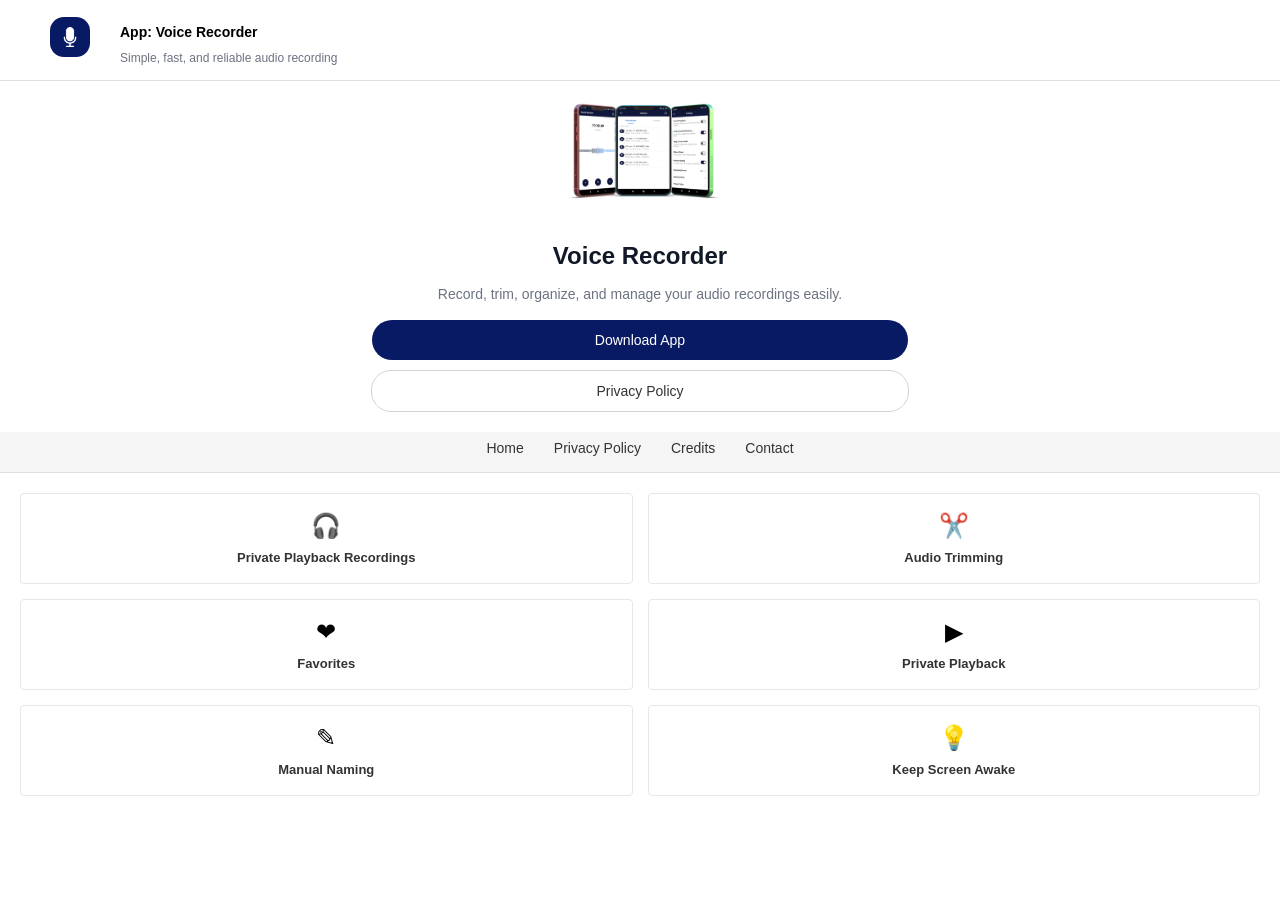
<file: index.html>
<!DOCTYPE html>
<html>
  <head>
	
	<meta name="viewport"
    content="width=device-width, initial-scale=1.0">

    <link href="css/styles.css" rel="stylesheet">
  </head>
  <body>

	
	<div class="topBar">

	  <div class="iconCard">
		
	 <img src="images/micIcon.png" class="appIcon">
	   
	  </div>
	  
   <div class="titleBox">
	 
	  <h1 class="headerTitle">
		App: Voice Recorder
	  </h1>
	  
	 <p class="headerSubtitle">
     Simple, fast, and reliable audio recording
	 </p> 
   </div> 
	</div>
	
	<div class="imageBannerBar">

	  <div class="phoneSection">
        <img src="images/threePhones.png" class="appBannerIcon">
	  </div>

	  <div class="bannerTextSection">

        <h2 class="bannerTitle">
		  Voice Recorder
        </h2>

        <p class="bannerDescription">
		  Record, trim, organize, and manage
		  your audio recordings easily.
        </p>

        <div class="bannerButtons">
		  <a href="#" class="downloadBtn">Download App</a>
		  <a href="privacy.html" class="privacyBtn">
			Privacy Policy
		  </a>
        </div>

	  </div>

	</div>
	
	
	<div class="middleTopBar">

	  <div class="navigationSection">

        <a href="index.html" class="homeTab">Home</a>

        <a href="privacy.html" class="privacyTab">
		  Privacy Policy
        </a>

        <a href="credits.html" class="creditTab">
		  Credits
        </a>

        <a href="contact.html" class="contactTab">
		  Contact
        </a>

	  </div>
	 
	</div>
	
	
	<div class="featuresSection">

	  <div class="featureCard1">
		<div class="featureMicIcon">🎧</div>
		<p class="featureTitle1">Private Playback Recordings</p>
	  </div>

	  <div class="featureCard2">
		<div class="featureTrimmingIcon">✂️</div>
		<p class="featureTitle2">Audio Trimming</p>
	  </div>

	  <div class="featureCard3">
		<div class="featureFavoriteIcon">❤</div>
		<p class="featureTitle3">Favorites</p>
	  </div>

	  <div class="featureCard4">
		<div class="featurePrivatePlayBackIcon">▶</div>
		<p class="featureTitle4">Private Playback</p>
	  </div>

	  <div class="featureCard5">
		<div class="featureManualIcon">✎</div>
		<p class="featureTitle5">Manual Naming</p>
	  </div>

	  <div class="featureCard6">
		<div class="featureKeepScreenAwakeIcon">💡</div>
		<p class="featureTitle6">Keep Screen Awake</p>
	  </div>

	</div>
	
	
	
	
	


  </body>
</html>
</file>
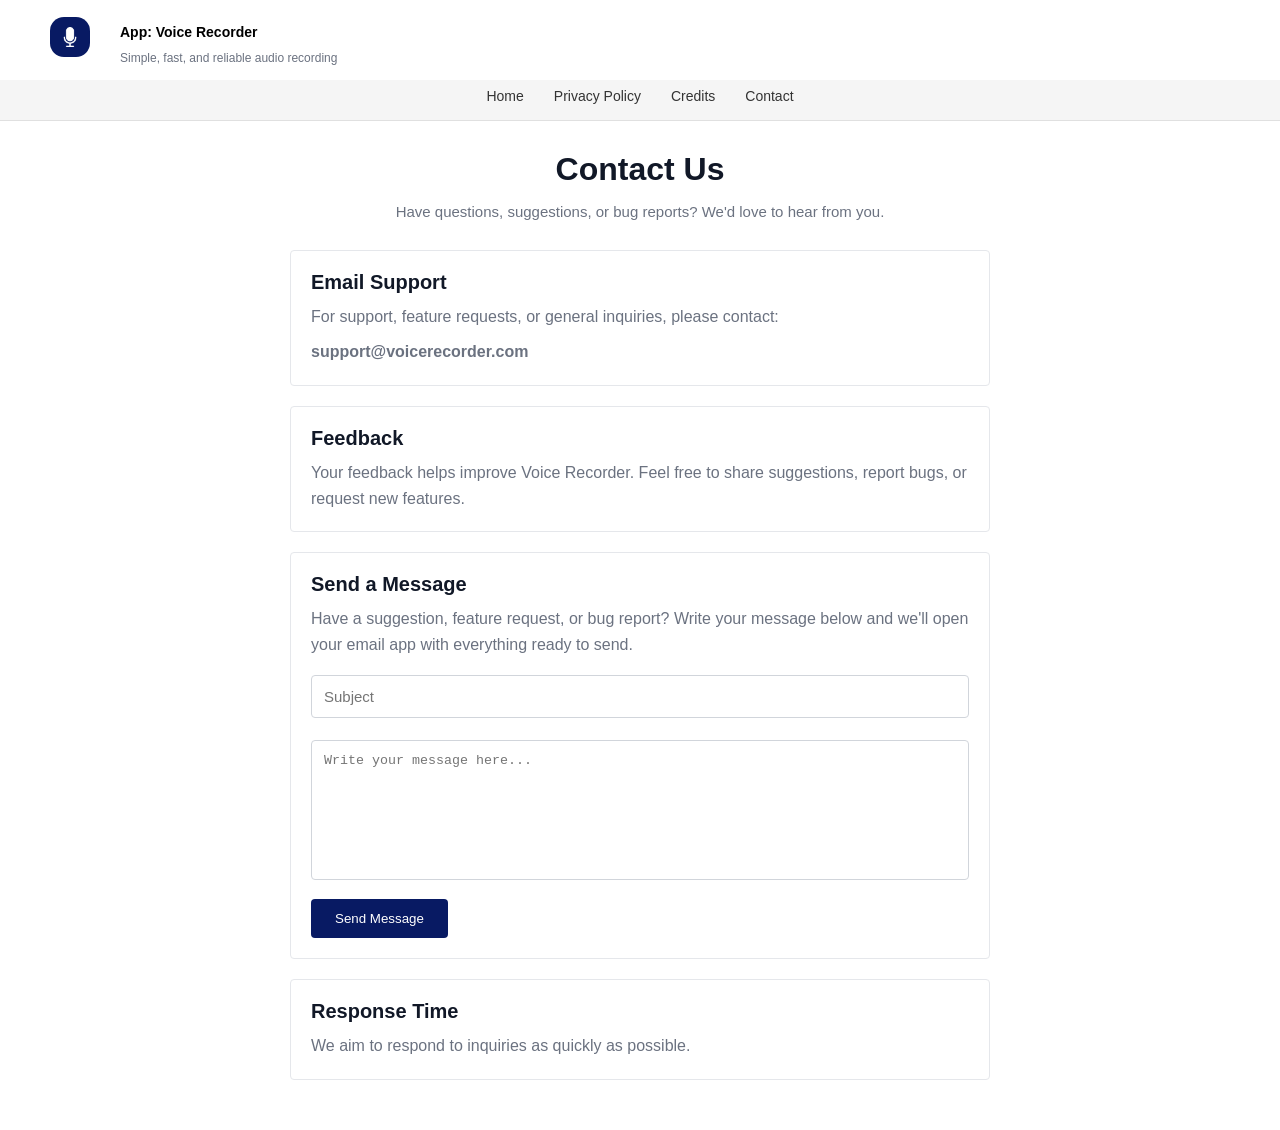
<file: contact.html>
<!DOCTYPE html>
<html>
  <head>

	<meta name="viewport"
	  content="width=device-width, initial-scale=1.0">

    <link href="css/contact.css" rel="stylesheet">
  </head>
  <body>


	<div class="topBar">

	  <div class="iconCard">

		<img src="images/micIcon.png" class="appIcon">

	  </div>

	  <div class="titleBox">

		<h1 class="headerTitle">
		  App: Voice Recorder
		</h1>

		<p class="headerSubtitle">
		  Simple, fast, and reliable audio recording
		</p> 
	  </div> 
	</div>


	<div class="middleTopBar">

	  <div class="navigationSection">

        <a href="index.html" class="homeTab">Home</a>

        <a href="privacy.html" class="privacyTab">
		  Privacy Policy
        </a>

        <a href="credits.html" class="creditTab">
		  Credits
        </a>

        <a href="contact.html" class="contactTab">
		  Contact
        </a>

	  </div>

	</div>
	
	
	<div class="contactContainer">

	  <h1 class="contactTitle">
        Contact Us
	  </h1>

	  <p class="contactSubtitle">
        Have questions, suggestions, or bug reports?
        We'd love to hear from you.
	  </p>

	  <div class="contactCard">

        <h2>Email Support</h2>

        <p>
		  For support, feature requests, or general
		  inquiries, please contact:
        </p>

        <p class="contactEmail">
		  support@voicerecorder.com
        </p>

	  </div>

	  <div class="contactCard">

        <h2>Feedback</h2>

        <p>
		  Your feedback helps improve Voice Recorder.
		  Feel free to share suggestions, report bugs,
		  or request new features.
        </p>

	  </div>
	  
	  
	  
	  <div class="contactCard">

		<h2>Send a Message</h2>

		<p>
		  Have a suggestion, feature request, or bug report?
		  Write your message below and we'll open your email
		  app with everything ready to send.
		</p>

		<input
		  type="text"
		  id="subject"
		  class="feedbackInput"
		  placeholder="Subject">

		<textarea
		  id="message"
		  class="feedbackBox"
		  placeholder="Write your message here..."></textarea>

		<button
		  class="submitBtn"
		  onclick="sendMail()">
		  Send Message
		</button>

	  </div>
	  
	  
	  <div class="contactCard">

        <h2>Response Time</h2>

        <p>
		  We aim to respond to inquiries as quickly
		  as possible.
        </p>

	  </div>
	</div>
	
	
	
<script>

function sendMail(){

var subject =
document.getElementById("subject").value;

var message =
document.getElementById("message").value;

window.location.href =
"mailto:shaikhazad936@gmail.com"
+ "?subject=" + encodeURIComponent(subject)
+ "&body=" + encodeURIComponent(message);

}

</script>
	

  </body>
</html>
</file>
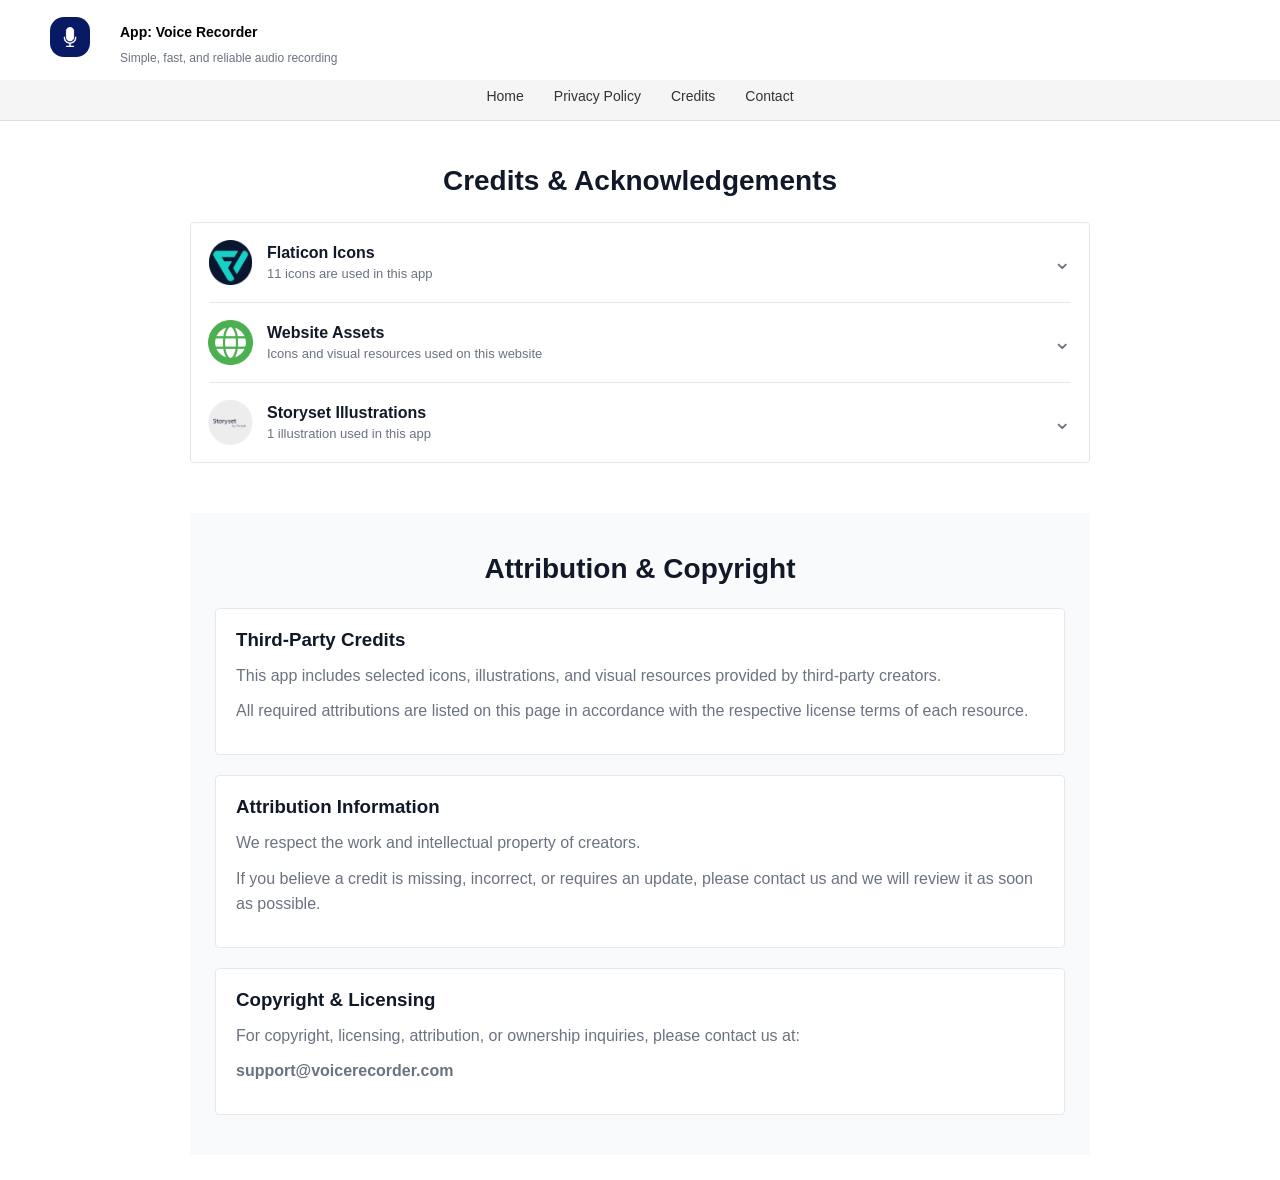
<file: credits.html>
<!DOCTYPE html>
<html>
  <head>

	<meta name="viewport"
      content="width=device-width, initial-scale=1.0">

	<link href="css/credits.css" rel="stylesheet">

  </head><body><div class="topBar">

	  <div class="iconCard">

        <img src="images/micIcon.png" class="appIcon">

	  </div>

	  <div class="titleBox">

        <h1 class="headerTitle">
		  App: Voice Recorder
        </h1>

        <p class="headerSubtitle">
		  Simple, fast, and reliable audio recording
        </p>

	  </div>

	</div>

	<div class="middleTopBar">

	  <div class="navigationSection">

        <a href="index.html" class="homeTab">Home</a>

        <a href="privacy.html" class="privacyTab">
		  Privacy Policy
        </a>

        <a href="credits.html" class="creditTab">
		  Credits
        </a>

        <a href="contact.html" class="contactTab">
		  Contact
        </a>

	  </div>

	</div>
	
	
	<div class="creditsContainer">
	  
   <h1 class="creditsTitle">
	 Credits &
	 Acknowledgements
   </h1> 
   
  <div class="creditsCard">
		
 <div class="flaticonCreditItem" onclick="toggleCreators()">
 <div class="flaticonCreditInfo">
<div class="flaticonIconCreators">
 
 <img src="images/flaticonIconsWeb.png" class="flaticonWebImage">
  
</div>

  <div class="flaticonHeader">
  <h3>Flaticon Icons</h3>
  <p>11 icons are used in this app</p>
  </div>
 </div>
 
   <div class="creditorsListOpenButton">⌄</div>
   
 </div>
 
 
	<div id="flaticonIconCreatorContainer"
	  class="flaticonIconCreatorContainer">
		
		<div class="creditItem">
		  <div class="creditInfo">
			
			<div class="creditCreator">
			
		  <a href="https://www.flaticon.com/free-icon/cutting_7483605" class="creditLink">
			<img src="images/trimIconCreatorImage.png" class="creatorImagePng"></a>
			
			  </div>

			<div class="creditText">
			  <h3>Audio Trim Icon</h3>
			  <p>Created by Orvipixel - Flaticon</p>
			</div>
		  </div>
		 
		  <a href="https://www.flaticon.com/free-icon/cutting_7483605" class="creditLink">↗</a>
		</div>
		
		
	<div class="creditItem">
	<div class="creditInfo">	
	<div class="creditCreator">
	  <a href= "https://www.flaticon.com/free-icon/mic_665909?term=mic&page=1&position=4&origin=search&related_id=665909" 
		class="creditLink"> <img src="images/micIconCreatorImage.png" class="creatorImagePng2"></a>
	</div>

	  <div class="creditText">
		<h3>Mic Recording Icon</h3>
		<p>Created by Maxim Basinski Premium - Flaticon</p>
	  </div>
	</div>

	  <a href= "https://www.flaticon.com/free-icon/mic_665909?term=mic&page=1&position=4&origin=search&related_id=665909 " class="creditLink">↗</a>
  </div>
  

  <div class="creditItem">
  <div class="creditInfo">
	<div class="creditCreator">
	  
  <a href= "https://www.flaticon.com/free-icon/check_32282?term=correct+sign&page=1&position=44&origin=search&related_id=32282"
	class="creditLink">  
	<img src="images/correctMarkIconCreatorImage.png" class="creatorImagePng3"></a>
	</div>
	
    <div class="creditText">
	  <h3>Correct Sign Icon</h3>
	  <p>Created by Freepik - Flaticon</p>
	</div>
  </div>
	<a href= "https://www.flaticon.com/free-icon/check_32282?term=correct+sign&page=1&position=44&origin=search&related_id=32282"
	  class="creditLink">↗</a>
  </div>
  

	  <div class="creditItem">
	  <div class="creditInfo">
	  <div class="creditCreator">
	 <a href= "https://www.flaticon.com/free-icon/menus_10486773?term=three+line+menus&page=1&position=3&origin=search&related_id=10486773"
	   class="creditLink">			
	 <img src="images/menuIconCreatorImage.png" class="creatorImagePng4"></a>
		</div>

	 <div class="creditText">
	  <h3>Three Line Menu Icon</h3>
	  <p>Created by See Icons - Flaticon</p>
	</div>
    </div>
	<a href= "https://www.flaticon.com/free-icon/menus_10486773?term=three+line+menus&page=1&position=3&origin=search&related_id=10486773"
	  class="creditLink">↗</a>
	</div>
	
	


	  <div class="creditItem">
	  <div class="creditInfo">
	  <div class="creditCreator">
	  <a href= "https://www.flaticon.com/free-icon/close_2976286?term=x&page=1&position=8&origin=search&related_id=2976286"
	  class="creditLink">		
	  <img src="images/xIconCreatorImage.png" class="creatorImagePng5"></a>
	  </div>

	 <div class="creditText">
	  <h3>X Icon</h3>
	   <p>Created by AriefStudio - Flaticon</p>
	   </div>
	   </div>
	  <a href="https://www.flaticon.com/free-icon/close_2976286?term=x&page=1&position=8&origin=search&related_id=2976286"
	   class=" creditLink">↗</a>

	  </div>
	  

	  <div class="creditItem">
		<div class="creditInfo">
		  <div class="creditCreator">
		  <a href="https://www.flaticon.com/free-icon/pause_9847130?term=pause+button&page=1&position=11&origin=search&related_id=9847130"
		  class=" creditLink">
	     <img src="images/pauseIconCreatorImage.png" class="creatorImagePng6"></a>
		  </div>

		  <div class="creditText">
			<h3>Pause Button Icon</h3>
			<p>Created by Anggara - Flaticon</p>
		  </div>
		</div>
		
		<a href="https://www.flaticon.com/free-icon/pause_9847130?term=pause+button&page=1&position=11&origin=search&related_id=9847130"
	    class=" creditLink">↗</a>
		
	  </div>
	  
	  <div class="creditItem">
		<div class="creditInfo">
		  <div class="creditCreator">
			<a href="https://www.flaticon.com/free-icon/gear_1242494"
			  class=" creditLink">
			  <img src="images/correctMarkIconCreatorImage.png" class="creatorImagePng7"></a>
		  </div>

	    <div class="creditText">
		<h3>Settting Button Icon</h3>
		<p>Created by Freepik - Flaticon</p>
	    </div>
		</div>

	<a href="https://www.flaticon.com/free-icon/gear_1242494"
		  class=" creditLink">↗</a>

	  </div>
	  

	  <div class="creditItem">
		<div class="creditInfo">
		  <div class="creditCreator">
		<a href="https://www.flaticon.com/free-icon/top_3838680?term=arrow&page=2&position=94&origin=tag&related_id=3838680"
			  class=" creditLink">
			  <img src="images/arrowIconCreatorImage.png" class="creatorImagePng8"></a>
		  </div>

		  <div class="creditText">
			<h3>Arrow Icon</h3>
			<p>Created by IconKanan - Flaticon</p>
		  </div>
		</div>

	<a href="https://www.flaticon.com/free-icon/top_3838680?term=arrow&page=2&position=94&origin=tag&related_id=3838680"  
		  class=" creditLink">↗</a>

	  </div>
	  
	  <div class="creditItem">
		<div class="creditInfo">
		  <div class="creditCreator">
		 <a href="https://www.flaticon.com/free-icon/search_8669664?term=search+button&page=1&position=3&origin=search&related_id=8669664"
			  class=" creditLink">
			  
			  <img src="images/searchIconCreatorImage.png" class="creatorImagePng9"></a>
		  </div>

		  <div class="creditText">
			<h3>Search Icon</h3>
			<p>Created by KP Arts - Flaticon</p>
		  </div>
		</div>

		<a href="https://www.flaticon.com/free-icon/search_8669664?term=search+button&page=1&position=3&origin=search&related_id=8669664"
		  class=" creditLink">↗</a>

	  </div>  
	  
	  <div class="creditItem">
		<div class="creditInfo">
		  <div class="creditCreator">
			<a href="https://www.flaticon.com/free-icon/play-button-arrowhead_27223?term=play+button&page=1&position=1&origin=search&related_id=27223"
			  class=" creditLink">

		  <img src="images/correctMarkIconCreatorImage.png" class="creatorImagePng10"></a>
		  </div>

		  <div class="creditText">
			<h3>Play Button Icon</h3>
			<p>Created by Freepik - Flaticon</p>
		  </div>
		</div>

		<a href="https://www.flaticon.com/free-icon/play-button-arrowhead_27223?term=play+button&page=1&position=1&origin=search&related_id=27223"
		  class=" creditLink">↗</a>

	  </div>  
	  
	  <div class="creditItem">
		<div class="creditInfo">
		<div class="creditCreator">
		<a href="https://www.flaticon.com/free-icon/star_929495?term=star&page=1&position=5&origin=search&related_id=929495"
		 class="creditLink">
	  <img src="images/correctMarkIconCreatorImage.png" class="creatorImagePng11"></a>
		  </div>

		  <div class="creditText">
			<h3>Star Filled Icon</h3>
			<p>Created by Freepik - Flaticon</p>
		  </div>
		</div>

		<a href="https://www.flaticon.com/free-icon/star_929495?term=star&page=1&position=5&origin=search&related_id=929495"
		  class=" creditLink">↗</a>

	  </div>   
	</div>
  
	
	<!-- credit section 2 -->
	  
	<div class="section2Divider"></div>
		
	<div class="websiteCreditItem" onclick="toggleWebCreators()">
	  <div class="websiteCreditInfo">
		<div class="websiteIconCreators">

	  <img src="images/web1.png" class="websiteWebImage">
		</div>
		<div class="websiteHeader">
			<h3>Website Assets</h3>
			<p>Icons and visual resources used on this website</p>
		</div>
	  </div>
	  <div class="websiteListOpenButton">⌄</div>

	</div>

	<div id="websiteIconCreatorContainer"
	  class="websiteIconCreatorContainer">	
		
		<div class="creditItem2">
		  <div class="creditInfo2">
			<div class="creditCreator2">
			  
		<a href="https://www.flaticon.com/free-icon/web_3178285?term=web+world&page=1&position=24&origin=search&related_id=3178285"
		  class="creditLink2">
		  <img src="images/webIconCreatorImage.png" class="creatorImage"></a>
			</div>
			<div class="creditText2">
			  <h3>Web Internet Icon</h3>
			  <p>Created by UniconLabs - Flaticon</p>
			</div>
		  </div>
		  <a href="https://www.flaticon.com/free-icon/web_3178285?term=web+world&page=1&position=24&origin=search&related_id=3178285" class="creditLink2">↗</a>
		</div>
		
		
	  <div class="creditItem2">
		<div class="creditInfo2">
		  <div class="creditCreator2">

		<a href="https://deviceframes.com/templates/iphone-13"
		  class="creditLink2">
		  <img src="images/phoneIconCreatorImage.png" class="creatorImage2"></a>
		  </div>
		  <div class="creditText2">
			<h3>iPhone 3D Mockup Frame</h3>
			<p>Provided by DeviceFrames</p>
		  </div>
		</div>
	<a href="https://deviceframes.com/templates/iphone-13" class="creditLink2">↗</a>
	  </div>
	</div>
	
	
	
	<!--Credit Section 3-->
	  
	<div class="section3Divider"></div>

	<div class="storyCreditItem" onclick="toggleStoryCreators()">
	  <div class="storyCreditInfo">
		<div class="storyIconCreators">

		  <img src="images/handDrawnIconCreatorImage.png" class="storyWebImage">
		</div>
		<div class="storyHeader">
		  <h3>Storyset Illustrations</h3>
		  <p>1 illustration used in this app</p>
	  </div>
   </div>
	  
	  <div class="storySetListOpenButton">⌄</div>

	</div>

	<div id="storySetIconCreatorContainer"
	  class="storySetIconCreatorContainer">	

	  <div class="creditItem3">
		<div class="creditInfo3">
		  <div class="creditCreator3">

			<a href="https://www.flaticon.com/free-icon/web_3178285?term=web+world&page=1&position=24&origin=search&related_id=3178285"
			  class="creditLink3">
			  <img src="images/noDataIconCreatorImage.png" class="storyCreatorImage"></a>
		  </div>
		  <div class="creditText3">
			<h3>No Data</h3>
			<p>Illustration by Storyset (Freepik)</p>
		  </div>
		</div>
		<a href="https://storyset.com/illustration/no-data/cuate"
		  class="creditLink3">↗</a>
	  </div>
	
	</div>
	
	

		
  </div>
   
	  <section class="contactSection">

		<h2 class="contactTitle">
		  Attribution & Copyright
		</h2>

		<div class="contactCard">

		  <h3>Third-Party Credits</h3>

		  <p>
			This app includes selected icons, illustrations, and visual
			resources provided by third-party creators.
		  </p>

		  <p>
			All required attributions are listed on this page in accordance
			with the respective license terms of each resource.
		  </p>

		</div>

		<div class="contactCard">

		  <h3>Attribution Information</h3>

		  <p>
			We respect the work and intellectual property of creators.
		  </p>

		  <p>
			If you believe a credit is missing, incorrect, or requires an
			update, please contact us and we will review it as soon as
			possible.
		  </p>

		</div>

		<div class="contactCard">

		  <h3>Copyright & Licensing</h3>

		  <p>
			For copyright, licensing, attribution, or ownership inquiries,
			please contact us at:
		  </p>

		  <p class="supportEmail">
			support@voicerecorder.com
		  </p>

		</div>

	  </section>
	</div>
	
	
	
	
	

	<script>
	
 function toggleCreators(){

    var creators =
    document.getElementById("flaticonIconCreatorContainer");
	
	var arrow =
    document.querySelector(
    ".creditorsListOpenButton");
	
    creators.classList.toggle("open");
    arrow.classList.toggle("open");
	
	}
  </script>
  
  <script>
	
 function toggleWebCreators(){
 
 var creators2 =
	document.getElementById("websiteIconCreatorContainer");

	var arrow2 =
    document.querySelector(".websiteListOpenButton");
	
	creators2.classList.toggle("open2");
	arrow2.classList.toggle("open2");
  
 }
  </script>
  
  
  <script>
  function toggleStoryCreators(){
  
  var creators3 = 
  document.getElementById("storySetIconCreatorContainer");
  
  var arrow3 =
  document.querySelector(".storySetListOpenButton");
  
  creators3.classList.toggle("open3");
  arrow3.classList.toggle("open3");
  
  }
  </script>
  
	
	
	
  </body>
</html>
</file>
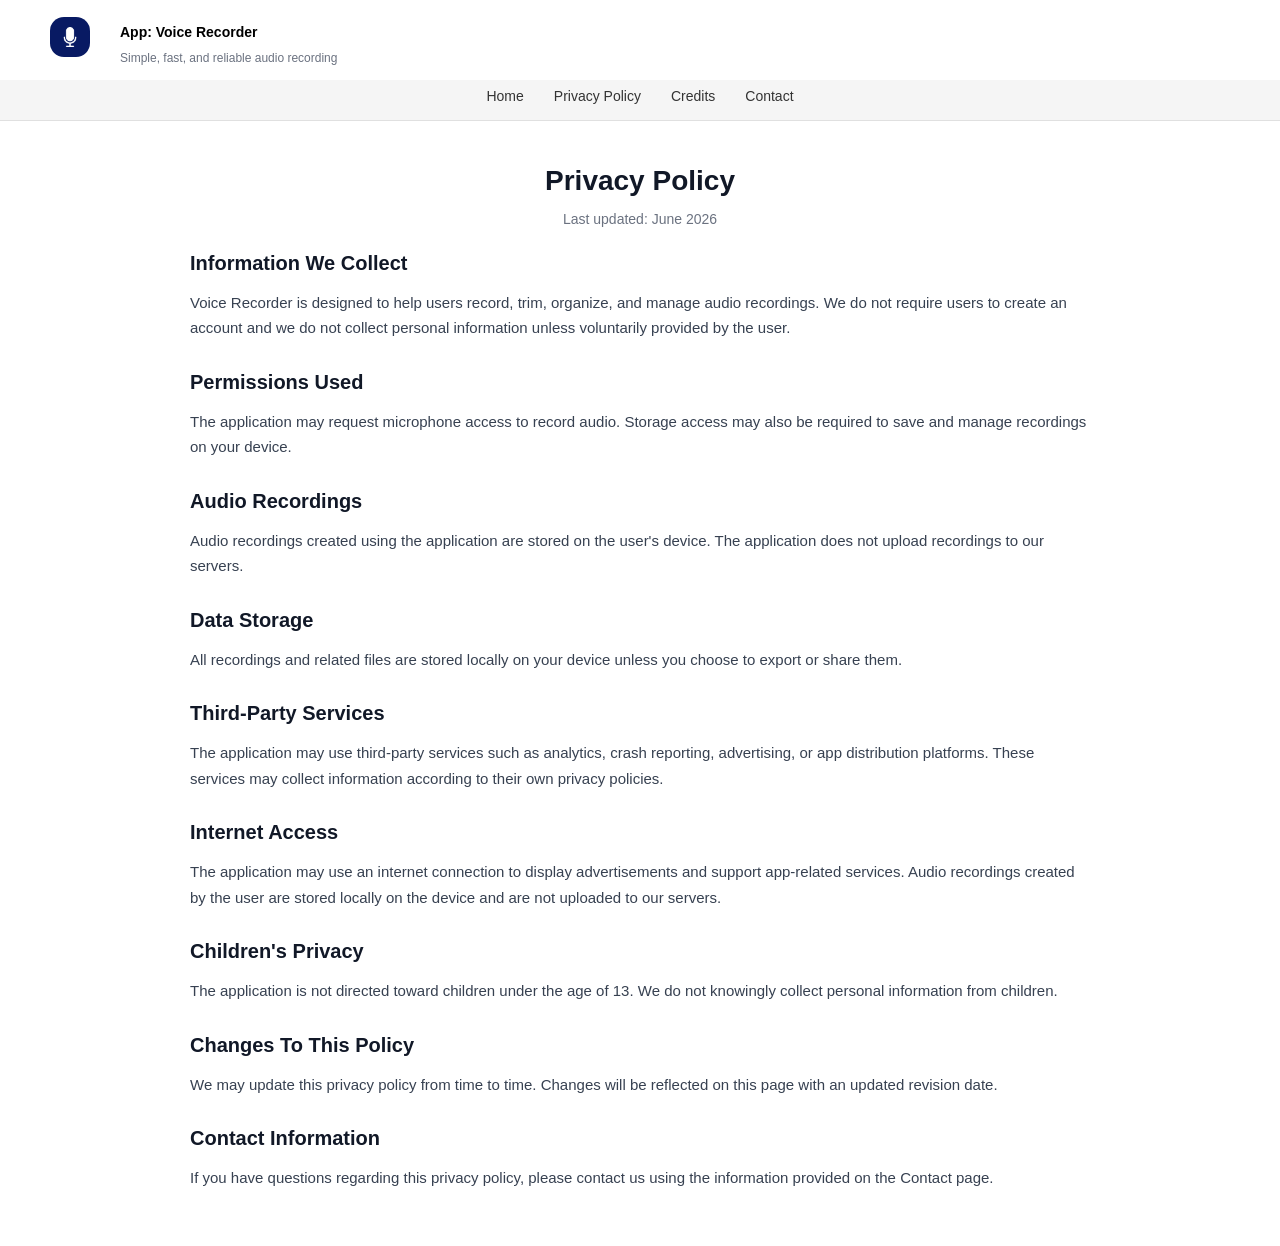
<file: privacy.html>
<!DOCTYPE html>
  <html>
  <head>
	  
	  <meta name="viewport"
      content="width=device-width, initial-scale=1.0">

	<link href="css/privacy.css" rel="stylesheet">

  </head><body><div class="topBar">

	  <div class="iconCard">

        <img src="images/micIcon.png" class="appIcon">

	  </div>

	  <div class="titleBox">

        <h1 class="headerTitle">
		  App: Voice Recorder
        </h1>

        <p class="headerSubtitle">
		  Simple, fast, and reliable audio recording
        </p>

	  </div>

	</div>

	<div class="middleTopBar">

	  <div class="navigationSection">

        <a href="index.html" class="homeTab">Home</a>

        <a href="privacy.html" class="privacyTab">
		  Privacy Policy
        </a>

        <a href="credits.html" class="creditTab">
		  Credits
        </a>

        <a href="contact.html" class="contactTab">
		  Contact
        </a>

	  </div>

	</div>
	

<div class="privacyContainer">

  <h1 class="privacyTitle">
	Privacy Policy
  </h1>

  <p class="lastUpdated">
	Last updated: June 2026
  </p>

  <section class="privacySection">

	<h2>Information We Collect</h2>

	<p>
	  Voice Recorder is designed to help users record,
	  trim, organize, and manage audio recordings.
	  We do not require users to create an account
	  and we do not collect personal information
	  unless voluntarily provided by the user.
	</p>

  </section>

  <section class="privacySection">

	<h2>Permissions Used</h2>

	<p>
	  The application may request microphone access
	  to record audio. Storage access may also be
	  required to save and manage recordings on
	  your device.
	</p>

  </section>

  <section class="privacySection">

	<h2>Audio Recordings</h2>

	<p>
	  Audio recordings created using the application
	  are stored on the user's device. The application
	  does not upload recordings to our servers.
	</p>

  </section>

  <section class="privacySection">

	<h2>Data Storage</h2>

	<p>
	  All recordings and related files are stored
	  locally on your device unless you choose
	  to export or share them.
	</p>

  </section>

  <section class="privacySection">

	<h2>Third-Party Services</h2>

	<p>
	  The application may use third-party services
	  such as analytics, crash reporting, advertising,
	  or app distribution platforms. These services
	  may collect information according to their own
	  privacy policies.
	</p>

  </section>
  
 <section class="privacySection">
	
  <h2>Internet Access</h2>
  
	<p>
	  The application may use an internet connection
	  to display advertisements and support app-related
	  services. Audio recordings created by the user
	  are stored locally on the device and are not
	  uploaded to our servers.
	</p>
  
 </section>

  
  <section class="privacySection">

	<h2>Children's Privacy</h2>

	<p>
	  The application is not directed toward children
	  under the age of 13. We do not knowingly collect
	  personal information from children.
	</p>

  </section>

  <section class="privacySection">

	<h2>Changes To This Policy</h2>

	<p>
	  We may update this privacy policy from time
	  to time. Changes will be reflected on this page
	  with an updated revision date.
	</p>

  </section>

  <section class="privacySection">

	<h2>Contact Information</h2>

	<p>
	  If you have questions regarding this privacy
	  policy, please contact us using the information
	  provided on the Contact page.
	</p>

  </section>

</div>

  </body>
	
  </html>
</file>
<file: css/styles.css>
body
{
  margin:0px;
  font-family:Arial, sans-serif;
  background-color:White;
  
  }

/* Top bar 1 */
.topBar {
    display:flex;
    align-items: center;
    padding:15px 20px;
    background:White;
	border-bottom:1px solid #E0E0E0;
}

.iconCard{
  display:flex;
  width:40px;
  height:40px;
  margin-bottom:5px;
  border-radius:14px;
  background:#081A63;
  align-items:center;
  justify-content:center;
  margin-left:30px;
  margin-right:30px;
}

.appIcon{
    width:20px;
    height:20px;
	filter:brightness(0) invert(1);
	margin:0;
	padding:0;
}

.titleBox{
  display:flex;
  flex-direction:column;
}

.headerTitle{
  font-size:14px;
  text-align:center;
  margin-right:90px;
}

.headerSubtitle{
  margin-top:1px;
  margin-bottom:0;
  font-size:12px;
  color:#6B7280;
  
}

.imageBannerBar {
    display: flex;
    flex-direction: column;
    align-items: center;
    justify-content: center;
    gap: 20px;
    padding: 20px 15px;
    text-align: center;
}

.phoneSection {
    width: 100%;
    display: flex;
    justify-content: center;
}

.bannerTextSection {
    width: 100%;
    max-width: 100%;
    text-align: center;
}

.appBannerIcon {
    width: 200px;
    max-width: 80%;
}

.bannerTitle {
    font-size: 24px;
    margin-bottom: 10px;
    color: #111827;
}

.bannerDescription {
    font-size: 14px;
    line-height: 1.5;
    color: #6B7280;
    max-width: 100%;
    padding: 0 10px;
}

.bannerButtons {
    margin-top: 15px;
    display: flex;
    flex-direction: column;
    gap: 10px;
    width: 100%;
    align-items: center;
}

.downloadBtn,
.privacyBtn {
    width: 40%;
    text-align: center;
    padding: 12px 18px;
    border-radius: 20px;
    font-size: 14px;
}

/* Optional: keep visual difference */
.downloadBtn {
    background: #081A63;
    color: white;
    text-decoration: none;
}

.privacyBtn {
    border: 1px solid #D1D5DB;
    color: #333;
    text-decoration: none;
}



 .middleTopBar{
  display:flex;
  height:40px;
  justify-content:center;
  align-items:center;
  border-bottom:1px solid #E0E0E0;
  background:#F5F5F5;

 }
 
 .navigationSection{
   display:flex;
   gap:30px;
   padding:14px 0;
   
 }

 .homeTab{ 
  text-decoration:none;
  color:#333;
  font-size:14px;
  font-weight:500;
  padding-bottom:8px;
  
  }
  
 .privacyTab{
  text-decoration:none;
  font-size:14px;
  color:#333;
  font-weight:500;
  padding-bottom:8px;
   
 }
 
.creditTab{
  text-decoration:none;
  color:#333;
  font-size:14px;
  font-weight:500;
  padding-bottom:8px;
}
 .contactTab{
  text-decoration:none;
  font-size:14px;
  color:#333;
  font-weight:500;
  padding-bottom:8px;

 }
 
 
 
/* Features Section */

.featuresSection{
    display:grid;
    grid-template-columns:1fr 1fr;
    gap:15px;
    padding:20px;
}

.featureCard1{
    background:#FFFFFF;
    border:1px solid #E5E7EB;
    border-radius:4px;
    padding:18px 10px;
    text-align:center;
}

.featureMicIcon{
    font-size:24px;
    margin-bottom:10px;
}

.featureTitle1{
    margin:0;
    font-size:13px;
    font-weight:600;
    color:#333;
}
 
 .featureCard2{
   background:#FFFFFF;
   border:1px solid #E5E7EB;
   border-radius:4px;
   padding:18px 10px;
   text-align:center;
 }
 
 .featureTrimmingIcon{
   font-size:24px;
   margin-bottom:10px;
 }
 
 .featureTitle2{
   margin:0;
   font-size:13px;
   color:#333;
   font-weight:600;
   
 }
 
 .featureCard3{
   background:#FFFFFF;
   border:1px solid #E5E7EB;
   border-radius:4px;
   padding:18px 10px;
   text-align:center;
 }
 
 .featureFavoriteIcon{
   font-size:24px;
   margin-bottom:10px;
 }
 
 .featureTitle3{
   margin:0;
   font-size:13px;
   color:#333;
   font-weight:600;
   
  }
  
 .featureCard4{
   background:#FFFFFF;
   border:1px solid #E5E7EB;
   border-radius:4px;
   padding:18px 10px;
   text-align:center;
 }
 
 .featurePrivatePlayBackIcon{
   font-size:24px;
   margin-bottom:10px;
 }
 
 .featureTitle4{
   margin:0;
   font-size:13px;
   color:#333;
   font-weight:600;
  
  }
  
  
 .featureCard5{
   background:#FFFFFF;
   border:1px solid #E5E7EB;
   border-radius:4px;
   padding:18px 10px;
   text-align:center;
 }
 
 .featureManualIcon{
   font-size:24px;
   margin-bottom:10px;
 }
 
 .featureTitle5{
   margin:0;
   font-size:13px;
   color:#333;
   font-weight:600;
   
  }
  
 .featureCard6{
   background:#FFFFFF;
   border:1px solid #E5E7EB;
   border-radius:4px;
   padding:18px 10px;
   text-align:center;
 }
 
 .featureKeepScreenAwakeIcon{
   font-size:24px;
   margin-bottom:10px;
 }
 
 .featureTitle6{
   margin:0;
   font-size:13px;
   color:#333;
   font-weight:600;
   
  }
</file>
<file: css/contact.css>
body
{
  margin:0px;
  font-family:Arial, sans-serif;
  background-color:White;
  
  }

/* Top bar 1 */
.topBar {
    display:flex;
    align-items: center;
    padding:15px 20px;
    background:White;
}

.iconCard{
  display:flex;
  width:40px;
  height:40px;
  margin-bottom:5px;
  border-radius:14px;
  background:#081A63;
  align-items:center;
  justify-content:center;
  margin-left:30px;
  margin-right:30px;
}

.appIcon{
    width:20px;
    height:20px;
	filter:brightness(0) invert(1);
	margin:0;
	padding:0;
}

.titleBox{
  display:flex;
  flex-direction:column;
}

.headerTitle{
  font-size:14px;
  text-align:center;
  margin-right:90px;
}

.headerSubtitle{
  margin-top:1px;
  margin-bottom:0;
  font-size:12px;
  color:#6B7280;
  
}

 .middleTopBar{
  display:flex;
  height:40px;
  justify-content:center;
  align-items:center;
  border-bottom:1px solid #E0E0E0;
  background:#F5F5F5;

 }
 
 .navigationSection{
   display:flex;
   gap:30px;
   padding:14px 0;
   
 }

 .homeTab{ 
  text-decoration:none;
  color:#333;
  font-size:14px;
  font-weight:500;
  padding-bottom:8px;
  
  }
  
 .privacyTab{
  text-decoration:none;
  font-size:14px;
  color:#333;
  font-weight:500;
  padding-bottom:8px;
   
 }
 
.creditTab{
  text-decoration:none;
  color:#333;
  font-size:14px;
  font-weight:500;
  padding-bottom:8px;
}
 .contactTab{
  text-decoration:none;
  font-size:14px;
  color:#333;
  font-weight:500;
  padding-bottom:8px;

 }
 
 /* Contact Page */

.contactContainer{
    max-width:700px;
    margin:0 auto;
    padding:30px;
}

.contactTitle{
    text-align:center;
    font-size:28px;
    margin-bottom:10px;
    color:#111827;
}

.contactSubtitle{
    text-align:center;
    color:#6B7280;
    font-size:15px;
    margin-bottom:30px;
}

.contactCard{
    background:#FFFFFF;
    border:1px solid #E5E7EB;
    border-radius:4px;
    padding:20px;
    margin-bottom:20px;
}

.contactCard h2{
    margin-top:0;
    margin-bottom:10px;
    color:#111827;
    font-size:20px;
}

.contactCard p{
    color:#374151;
    line-height:1.6;
    margin:0;
}

.contactEmail{
    font-weight:bold;
    color:#081A63;
    margin-top:10px !important;
}


.contactSection{
background:#F9FAFB;  
margin-top:50px;  
padding:40px 25px;  
}  
  
.contactTitle{  
text-align:center;  
font-size:32px;  
color:#111827;  
margin-top:0;  
}  
  
.contactCard{  
background:white;  
border:1px solid #E5E7EB;  
border-radius:4px;  
padding:20px;  
margin-top:20px;  
}  
  
.contactCard h3{  
margin-top:0;  
margin-bottom:8px;  
}  
  
.contactCard p{  
color:#6B7280;  
}  
.feedbackInput{
width:100%;
padding:12px;
border:1px solid #D1D5DB;
border-radius:4px;
box-sizing:border-box;
font-size:15px;
margin-top:18px;
margin-bottom:12px;
outline:none;
}
.feedbackInput:focus,
.feedbackBox:focus{
border-color:#081A63;
}

.feedbackBox{  
width:100%;  
min-height:140px;  
border:1px solid #D1D5DB;  
border-radius:4px;  
padding:12px;  
box-sizing:border-box;  
resize:none;  
margin-top:10px;  
}  
  
.submitBtn{  
margin-top:15px;  
background:#081A63;  
color:white;  
border:none;  
border-radius:4px;  
padding:12px 24px;  
cursor:pointer;  
}
</file>
<file: css/credits.css>
body
{
  margin:0px;
  font-family:Arial, sans-serif;
  background-color:White;
  
  }

/* Top bar 1 */
.topBar {
    display:flex;
    align-items: center;
    padding:15px 20px;
    background:White;
}

.iconCard{
  display:flex;
  width:40px;
  height:40px;
  margin-bottom:5px;
  border-radius:14px;
  background:#081A63;
  align-items:center;
  justify-content:center;
  margin-left:30px;
  margin-right:30px;
}

.appIcon{
    width:20px;
    height:20px;
	filter:brightness(0) invert(1);
	margin:0;
	padding:0;
}

.titleBox{
  display:flex;
  flex-direction:column;
}

.headerTitle{
  font-size:14px;
  text-align:center;
  margin-right:90px;
}

.headerSubtitle{
  margin-top:1px;
  margin-bottom:0;
  font-size:12px;
  color:#6B7280;
  
}

 .middleTopBar{
  display:flex;
  height:40px;
  justify-content:center;
  align-items:center;
  border-bottom:1px solid #E0E0E0;
  background:#F5F5F5;

 }
 
 .navigationSection{
   display:flex;
   gap:30px;
   padding:14px 0;
   
 }

 .homeTab{ 
  text-decoration:none;
  color:#333;
  font-size:14px;
  font-weight:500;
  padding-bottom:8px;
  
  }
  
 .privacyTab{
  text-decoration:none;
  font-size:14px;
  color:#333;
  font-weight:500;
  padding-bottom:8px;
   
 }
 
.creditTab{
  text-decoration:none;
  color:#333;
  font-size:14px;
  font-weight:500;
  padding-bottom:8px;
}
 .contactTab{
  text-decoration:none;
  font-size:14px;
  color:#333;
  font-weight:500;
  padding-bottom:8px;

 }

 .creditsContainer{
    max-width:900px;
    margin:0 auto;
    padding:25px;
}

.creditsTitle{
    margin-bottom:5px;
    font-size:28px;
    color:#111827;
	text-align:center;
}

.creditsCard{
    background:white;
    border-radius:4px;
    border:1px solid #E5E7EB;
    overflow:hidden;
    margin-top:25px;
}

.flaticonCreditItem{
    display:flex;
    justify-content:space-between;
    align-items:center;
    padding:18px;
    
}

.flaticonCreditItem:last-child{
    border-bottom:none;
}

.flaticonCreditInfo{
    display:flex;
    align-items:center;
    gap:15px;
}

.flaticonIconCreators{
    width:43px;
    height:43px;
    border-radius:50%;
    background:#E0E0E0;
    display:flex;
    justify-content:center;
    align-items:center;
    font-size:20px;
}

.flaticonWebImage{
  width:45px;
  height:45px;
  margin-top:1px;
  
 }

.flaticonHeader h3{
    margin:0;
    font-size:16px;
    color:#111827;
}

.flaticonHeader p{
    margin-top:4px;
    margin-bottom:0;
    font-size:13px;
    color:#6B7280;
}

.creditorsListOpenButton{
  text-decoration:none;
    color:#6B7280;
    font-size:22px;
}

.creditorsListOpenButton{
    font-size:22px;
    transition:transform 0.35s ease;
}

.creditorsListOpenButton.open{
    transform:rotate(180deg);
}

.flaticonIconCreatorContainer{
   max-height:0;
   overflow:hidden;
   transition:max-height 0.35s ease;
}

.flaticonIconCreatorContainer.open{
   max-height:900px;
   overflow-y:auto;
}

 
.creditItem{
    display:flex;
    justify-content:space-between;
    align-items:center;
    padding:18px;
    
}

.creditItem:last-child{
    border-bottom:none;
}

.creditInfo{
    display:flex;
    align-items:center;
    gap:15px;
}

.creditCreator{
    width:43px;
    height:43px;
    border-radius:50%;
    background:#E0E0E0;
    display:flex;
    justify-content:center;
    align-items:center;
    font-size:20px;
}

.creatorImagePng{
  width:45px;
  height:45px;
  margin-top:5px;
  
}

.creatorImagePng2{
  width:45px;
  height:45px;
  margin-top:3px;
  
}

.creatorImagePng3{
  width:45px;
  height:45px;
  margin-top:3px;
 
 }

.creatorImagePng4{
  width:45px;
  height:45px;
  margin-top:3px;
}

.creatorImagePng5{
  width:45px;
  height:45px;
  margin-top:3px;
}

.creatorImagePng6{
  width:45px;
  height:45px;
  margin-top:3px;
}

.creatorImagePng7{
 width:45px;
 height:45px;
 margin-top:3px;
 
}

.creatorImagePng8{
 width:45px;
 height:45px;
 margin-top:3px;
 
 }
 
.creatorImagePng9{
 width:45px;
 height:45px;
 margin-top:3px;
 
 }
 
.creatorImagePng10{
 width:45px;
 height:45px;
 margin-top:3px;
 }
 
.creatorImagePng11{
  width:45px;
  height:45px;
  margin-top:3px;
   
 }
 
.creditText h3{
    margin:0;
    font-size:16px;
    color:#111827;
}

.creditText p{
    margin-top:4px;
    margin-bottom:0;
    font-size:13px;
    color:#6B7280;
}

.creditLink{
    text-decoration:none;
    color:#6B7280;
    font-size:22px;
}



/** Credit Section 2 **/

.section2Divider{
    height:1px;
    background:#E5E7EB;
    margin:0 18px;
}

.websiteCreditItem{
    display:flex;
    justify-content:space-between;
    align-items:center;
    padding:18px;
    
}

.websiteCreditItem:last-child{
    border-bottom:none;
}

.websiteCreditInfo{
    display:flex;
    align-items:center;
    gap:15px;
}

.websiteIconCreators{
    width:43px;
    height:43px;
    border-radius:50%;
    background:#E0E0E0;
    display:flex;
    justify-content:center;
    align-items:center;
    font-size:20px;
}

.websiteWebImage{
  width:45px;
  height:45px;
  margin-top:1px;
  
 }

.websiteHeader h3{
    margin:0;
    font-size:16px;
    color:#111827;
}

.websiteHeader p{
    margin-top:4px;
    margin-bottom:0;
    font-size:13px;
    color:#6B7280;
}

.websiteListOpenButton{
  text-decoration:none;
    color:#6B7280;
    font-size:22px;
}

.websiteListOpenButton{
    font-size:22px;
    transition:transform 0.35s ease;
}

.websiteListOpenButton.open2{
    transform:rotate(180deg);
}

.websiteIconCreatorContainer{
   max-height:0;
   overflow:hidden;
   transition:max-height 0.35s ease;
}

.websiteIconCreatorContainer.open2{
   max-height:600px;
   overflow-y:auto;
}

.creditItem2{
    display:flex;
    justify-content:space-between;
    align-items:center;
    padding:18px;
    position:relative;
}

.creditInfo2{
    display:flex;
    align-items:center;
    gap:15px;
}

.creditCreator2{
    width:43px;
    height:43px;
    border-radius:50%;
    background:#E0E0E0;
    display:flex;
    justify-content:center;
    align-items:center;
    font-size:20px;
}

.creatorImage{
  width:45px;
  height:45px;
  margin-top:3px;
 }
 
.creatorImage2{
  width:45px;
  height:45px;
  margin-top:3px;
 }


.creditText2 h3{
    margin:0;
    font-size:16px;
    color:#111827;
}

.creditText2 p{
    margin-top:4px;
    margin-bottom:0;
    font-size:13px;
    color:#6B7280;
}

.creditLink2{
    text-decoration:none;
    color:#6B7280;
    font-size:22px;
}


/**Credit Section 3 **/

.section3Divider{
    height:1px;
    background:#E5E7EB;
    margin:0 18px;
}

.storyCreditItem{
    display:flex;
    justify-content:space-between;
    align-items:center;
    padding:18px;
    
}

.storyCreditItem:last-child{
    border-bottom:none;
}

.storyCreditInfo{
    display:flex;
    align-items:center;
    gap:15px;
}

.storyIconCreators{
    width:43px;
    height:43px;
    border-radius:50%;
    background:#E0E0E0;
    display:flex;
    justify-content:center;
    align-items:center;
    font-size:20px;
}

.storyWebImage{
  width:45px;
  height:45px;
  margin-top:1px;
  
 }

.storyHeader h3{
    margin:0;
    font-size:16px;
    color:#111827;
}

.storyHeader p{
    margin-top:4px;
    margin-bottom:0;
    font-size:13px;
    color:#6B7280;
}

.storySetListOpenButton{
  text-decoration:none;
    color:#6B7280;
    font-size:22px;
}

.storySetListOpenButton{
    font-size:22px;
    transition:transform 0.35s ease;
}

.storySetListOpenButton.open3{
    transform:rotate(180deg);
}

.storySetIconCreatorContainer{
   max-height:0;
   overflow:hidden;
   transition:max-height 0.35s ease;
}

.storySetIconCreatorContainer.open3{
   max-height:600px;
   overflow-y:auto;
}

.creditItem3{
    display:flex;
    justify-content:space-between;
    align-items:center;
    padding:18px;
    position:relative;
}

.creditInfo3{
    display:flex;
    align-items:center;
    gap:15px;
}

.creditCreator3{
    width:43px;
    height:43px;
    border-radius:50%;
    background:#E0E0E0;
    display:flex;
    justify-content:center;
    align-items:center;
    font-size:20px;
}

.storyCreatorImage{
  width:45px;
  height:45px;
  margin-top:5px;
 }
 
.creditText3 h3{
    margin:0;
    font-size:16px;
    color:#111827;
}

.creditText3 p{
    margin-top:4px;
    margin-bottom:0;
    font-size:13px;
    color:#6B7280;
}

.creditLink3{
    text-decoration:none;
    color:#6B7280;
    font-size:22px;
}



.contactSection{
    background:#F9FAFB;
    margin-top:50px;
    padding:40px 25px;
}

.contactTitle{
    text-align:center;
    font-size:28px;
    color:#111827;
    margin-top:0;
}

.contactCard{
    background:white;
    border:1px solid #E5E7EB;
    border-radius:4px;
    padding:20px;
    margin-top:20px;
}

.contactCard h3{
    margin:0 0 12px 0;
    color:#111827;
}

.contactCard p{
    color:#6B7280;
    line-height:1.6;
    margin:10px 0;
}

.supportEmail{
    font-weight:600;
    color:#081A63;
    margin-top:15px;
    word-break:break-word;
}
</file>
<file: css/privacy.css>
body
{
  margin:0px;
  font-family:Arial, sans-serif;
  background-color:White;
  
  }

/* Top bar 1 */
.topBar {
    display:flex;
    align-items: center;
    padding:15px 20px;
    background:White;
}

.iconCard{
  display:flex;
  width:40px;
  height:40px;
  margin-bottom:5px;
  border-radius:14px;
  background:#081A63;
  align-items:center;
  justify-content:center;
  margin-left:30px;
  margin-right:30px;
}

.appIcon{
    width:20px;
    height:20px;
	filter:brightness(0) invert(1);
	margin:0;
	padding:0;
}

.titleBox{
  display:flex;
  flex-direction:column;
}

.headerTitle{
  font-size:14px;
  text-align:center;
  margin-right:90px;
}

.headerSubtitle{
  margin-top:1px;
  margin-bottom:0;
  font-size:12px;
  color:#6B7280;
  
}

 .middleTopBar{
  display:flex;
  height:40px;
  justify-content:center;
  align-items:center;
  border-bottom:1px solid #E0E0E0;
  background:#F5F5F5;

 }
 
 .navigationSection{
   display:flex;
   gap:30px;
   padding:14px 0;
   
 }

 .homeTab{ 
  text-decoration:none;
  color:#333;
  font-size:14px;
  font-weight:500;
  padding-bottom:8px;
  
  }
  
 .privacyTab{
  text-decoration:none;
  font-size:14px;
  color:#333;
  font-weight:500;
  padding-bottom:8px;
   
 }
 
.creditTab{
  text-decoration:none;
  color:#333;
  font-size:14px;
  font-weight:500;
  padding-bottom:8px;
}
 .contactTab{
  text-decoration:none;
  font-size:14px;
  color:#333;
  font-weight:500;
  padding-bottom:8px;

 }
 
 .privacyContainer{
    max-width:900px;
    margin:0 auto;
    padding:25px;
}

.privacyTitle{
    margin-bottom:5px;
    font-size:28px;
    color:#111827;
	text-align:center;
	
}

.lastUpdated{
    color:#6B7280;
    font-size:14px;
    margin-bottom:25px;
	text-align:center;
}

.privacySection{
    margin-bottom:30px;
}

.privacySection h2{
    font-size:20px;
    color:#111827;
    margin-bottom:10px;
}

.privacySection p{
    line-height:1.7;
    color:#374151;
    font-size:15px;
}
</file>
